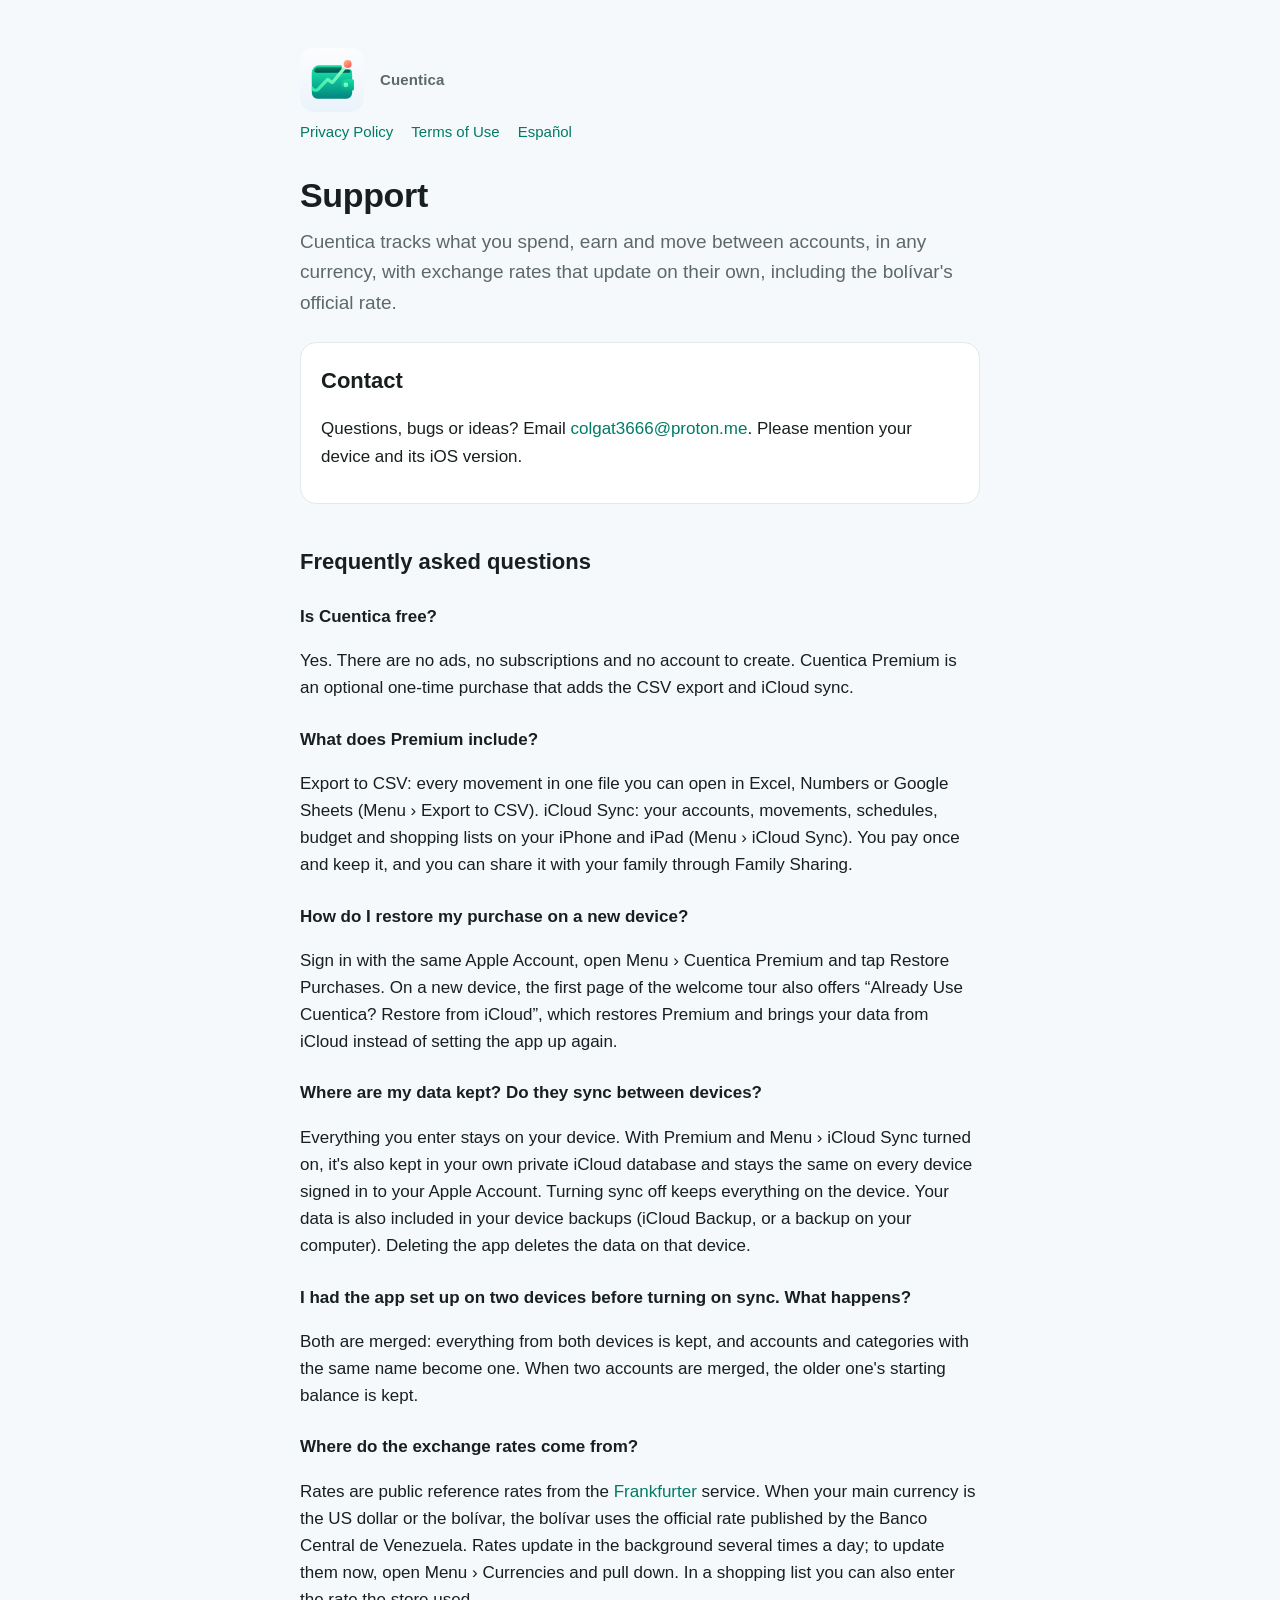
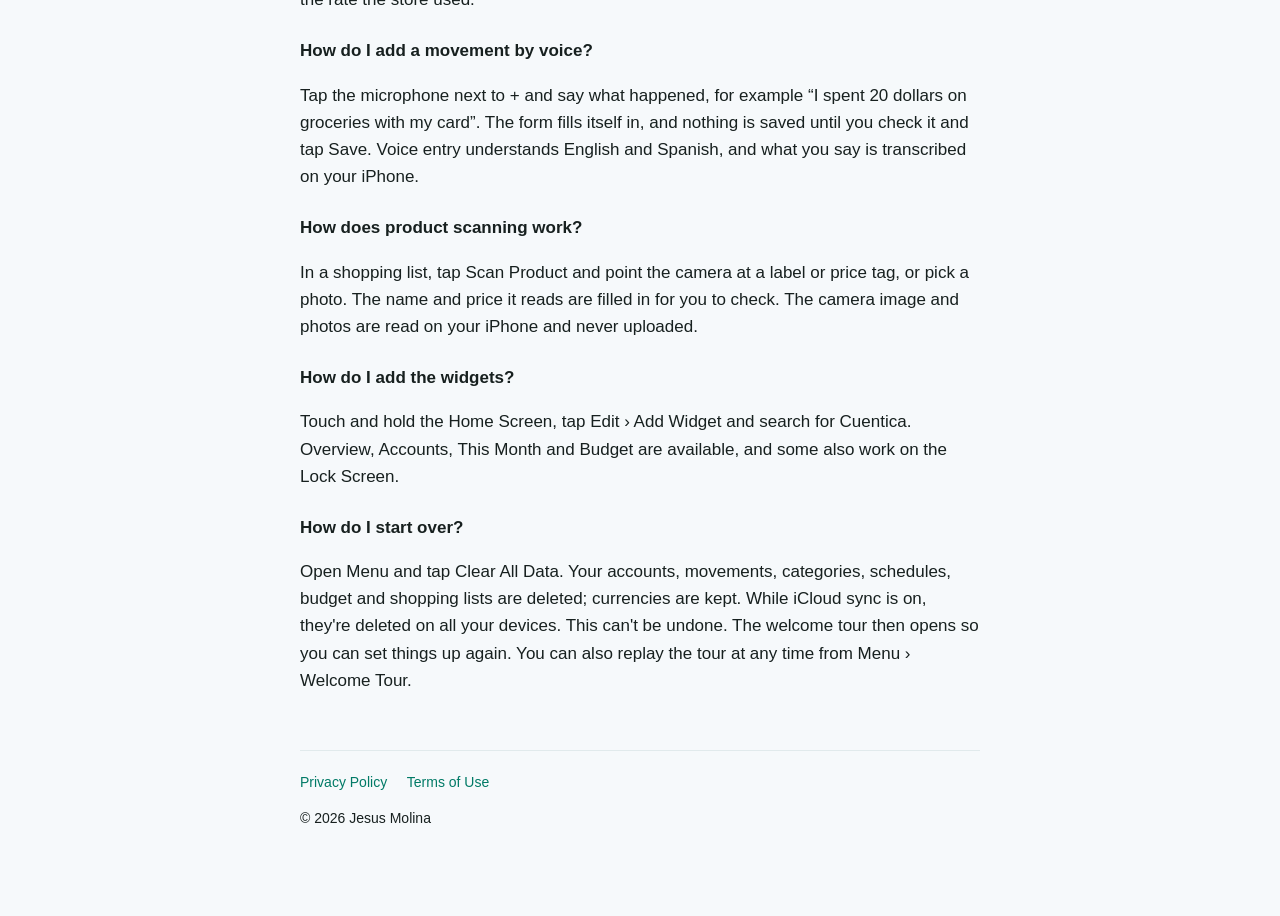
<file: index.html>
<!doctype html>
<html lang="en">
<head>
  <meta charset="utf-8">
  <meta name="viewport" content="width=device-width, initial-scale=1">
  <title>Cuentica Support</title>
  <meta name="description" content="Help and contact for Cuentica, a multi-currency expense tracker for iPhone and iPad.">
  <link rel="icon" href="logo.svg" type="image/svg+xml">
  <link rel="alternate" hreflang="es" href="es/">
  <link rel="stylesheet" href="style.css">
</head>
<body>
<main>
  <header>
    <img src="logo.svg" alt="">
    <span class="name">Cuentica</span>
  </header>
  <nav>
    <a href="privacy.html">Privacy Policy</a>
    <a href="https://www.apple.com/legal/internet-services/itunes/dev/stdeula/">Terms of Use</a>
    <a href="es/" hreflang="es" lang="es">Español</a>
  </nav>

  <h1>Support</h1>
  <p class="lede">Cuentica tracks what you spend, earn and move between accounts, in any currency, with exchange rates that update on their own, including the bolívar's official rate.</p>

  <div class="card">
    <h2>Contact</h2>
    <p>Questions, bugs or ideas? Email <a href="mailto:colgat3666@proton.me">colgat3666@proton.me</a>. Please mention your device and its iOS version.</p>
  </div>

  <h2>Frequently asked questions</h2>

  <h3>Is Cuentica free?</h3>
  <p>Yes. There are no ads, no subscriptions and no account to create. Cuentica Premium is an optional one-time purchase that adds the CSV export and iCloud sync.</p>

  <h3>What does Premium include?</h3>
  <p>Export to CSV: every movement in one file you can open in Excel, Numbers or Google Sheets (Menu › Export to CSV). iCloud Sync: your accounts, movements, schedules, budget and shopping lists on your iPhone and iPad (Menu › iCloud Sync). You pay once and keep it, and you can share it with your family through Family Sharing.</p>

  <h3>How do I restore my purchase on a new device?</h3>
  <p>Sign in with the same Apple Account, open Menu › Cuentica Premium and tap Restore Purchases. On a new device, the first page of the welcome tour also offers “Already Use Cuentica? Restore from iCloud”, which restores Premium and brings your data from iCloud instead of setting the app up again.</p>

  <h3>Where are my data kept? Do they sync between devices?</h3>
  <p>Everything you enter stays on your device. With Premium and Menu › iCloud Sync turned on, it's also kept in your own private iCloud database and stays the same on every device signed in to your Apple Account. Turning sync off keeps everything on the device. Your data is also included in your device backups (iCloud Backup, or a backup on your computer). Deleting the app deletes the data on that device.</p>

  <h3>I had the app set up on two devices before turning on sync. What happens?</h3>
  <p>Both are merged: everything from both devices is kept, and accounts and categories with the same name become one. When two accounts are merged, the older one's starting balance is kept.</p>

  <h3>Where do the exchange rates come from?</h3>
  <p>Rates are public reference rates from the <a href="https://frankfurter.dev">Frankfurter</a> service. When your main currency is the US dollar or the bolívar, the bolívar uses the official rate published by the Banco Central de Venezuela. Rates update in the background several times a day; to update them now, open Menu › Currencies and pull down. In a shopping list you can also enter the rate the store used.</p>

  <h3>How do I add a movement by voice?</h3>
  <p>Tap the microphone next to + and say what happened, for example “I spent 20 dollars on groceries with my card”. The form fills itself in, and nothing is saved until you check it and tap Save. Voice entry understands English and Spanish, and what you say is transcribed on your iPhone.</p>

  <h3>How does product scanning work?</h3>
  <p>In a shopping list, tap Scan Product and point the camera at a label or price tag, or pick a photo. The name and price it reads are filled in for you to check. The camera image and photos are read on your iPhone and never uploaded.</p>

  <h3>How do I add the widgets?</h3>
  <p>Touch and hold the Home Screen, tap Edit › Add Widget and search for Cuentica. Overview, Accounts, This Month and Budget are available, and some also work on the Lock Screen.</p>

  <h3>How do I start over?</h3>
  <p>Open Menu and tap Clear All Data. Your accounts, movements, categories, schedules, budget and shopping lists are deleted; currencies are kept. While iCloud sync is on, they're deleted on all your devices. This can't be undone. The welcome tour then opens so you can set things up again. You can also replay the tour at any time from Menu › Welcome Tour.</p>

  <footer>
    <a href="privacy.html">Privacy Policy</a>
    <a href="https://www.apple.com/legal/internet-services/itunes/dev/stdeula/">Terms of Use</a>
    <p>© 2026 Jesus Molina</p>
  </footer>
</main>
</body>
</html>
</file>
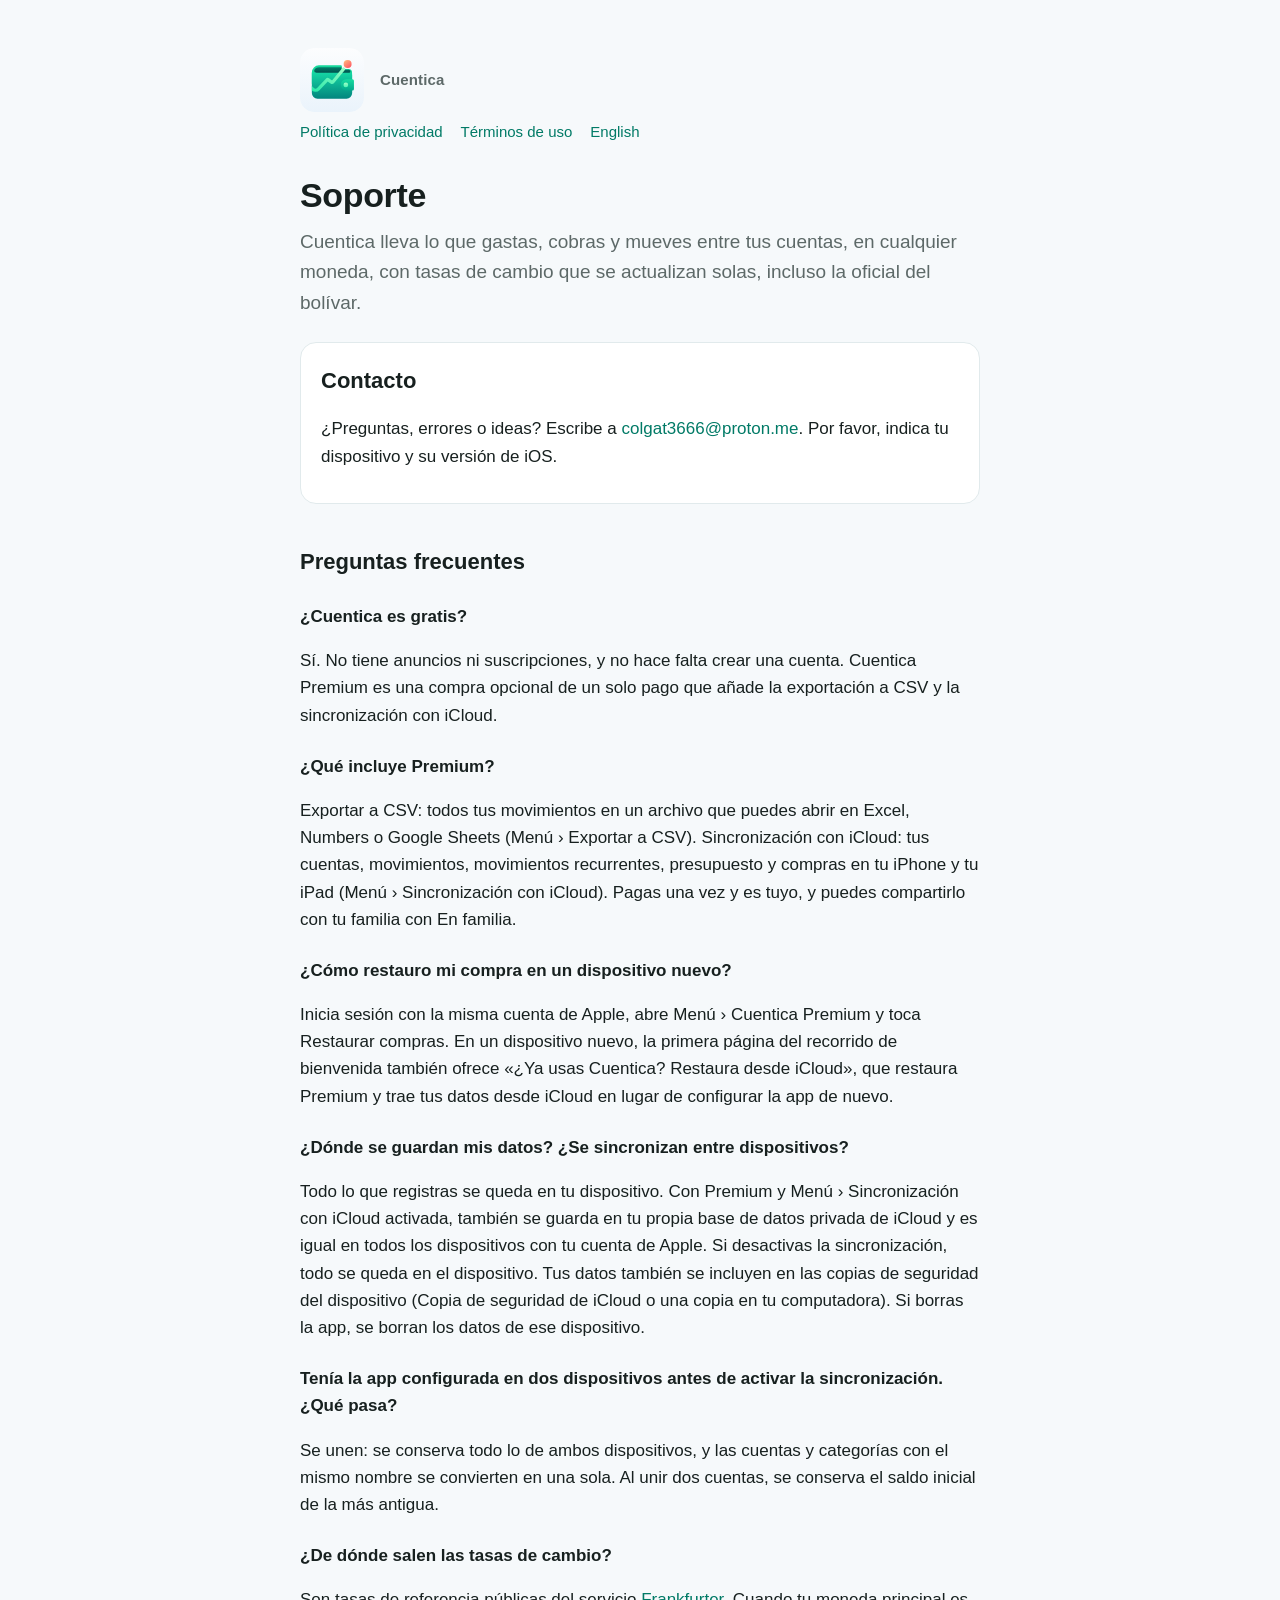
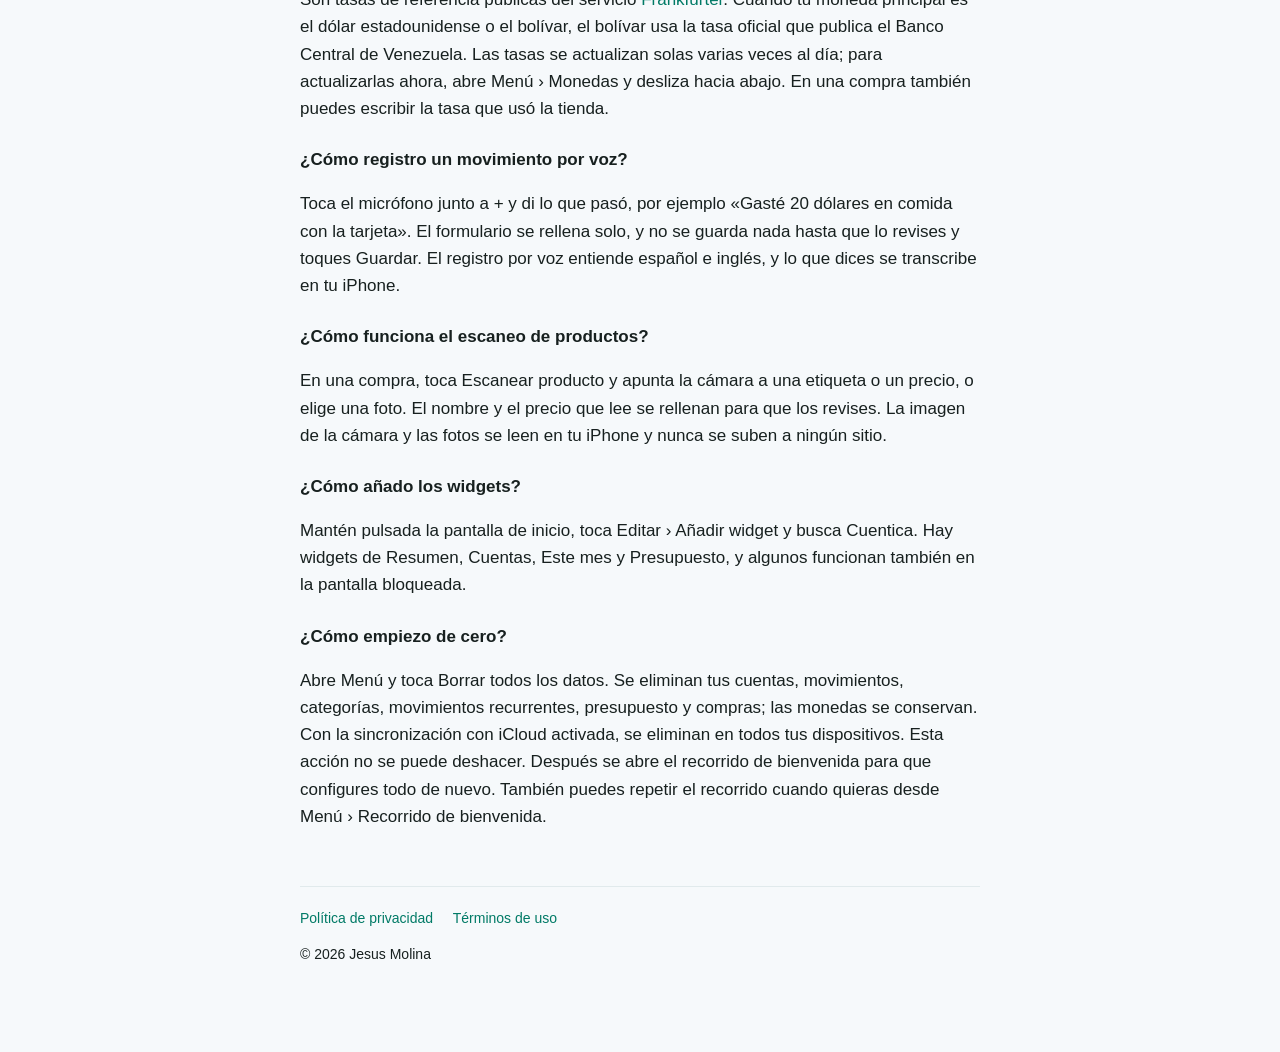
<file: es/index.html>
<!doctype html>
<html lang="es">
<head>
  <meta charset="utf-8">
  <meta name="viewport" content="width=device-width, initial-scale=1">
  <title>Soporte de Cuentica</title>
  <meta name="description" content="Ayuda y contacto de Cuentica, para llevar tus gastos en varias monedas en el iPhone y el iPad.">
  <link rel="icon" href="../logo.svg" type="image/svg+xml">
  <link rel="alternate" hreflang="en" href="../">
  <link rel="stylesheet" href="../style.css">
</head>
<body>
<main>
  <header>
    <img src="../logo.svg" alt="">
    <span class="name">Cuentica</span>
  </header>
  <nav>
    <a href="privacy.html">Política de privacidad</a>
    <a href="https://www.apple.com/legal/internet-services/itunes/dev/stdeula/">Términos de uso</a>
    <a href="../" hreflang="en" lang="en">English</a>
  </nav>

  <h1>Soporte</h1>
  <p class="lede">Cuentica lleva lo que gastas, cobras y mueves entre tus cuentas, en cualquier moneda, con tasas de cambio que se actualizan solas, incluso la oficial del bolívar.</p>

  <div class="card">
    <h2>Contacto</h2>
    <p>¿Preguntas, errores o ideas? Escribe a <a href="mailto:colgat3666@proton.me">colgat3666@proton.me</a>. Por favor, indica tu dispositivo y su versión de iOS.</p>
  </div>

  <h2>Preguntas frecuentes</h2>

  <h3>¿Cuentica es gratis?</h3>
  <p>Sí. No tiene anuncios ni suscripciones, y no hace falta crear una cuenta. Cuentica Premium es una compra opcional de un solo pago que añade la exportación a CSV y la sincronización con iCloud.</p>

  <h3>¿Qué incluye Premium?</h3>
  <p>Exportar a CSV: todos tus movimientos en un archivo que puedes abrir en Excel, Numbers o Google Sheets (Menú › Exportar a CSV). Sincronización con iCloud: tus cuentas, movimientos, movimientos recurrentes, presupuesto y compras en tu iPhone y tu iPad (Menú › Sincronización con iCloud). Pagas una vez y es tuyo, y puedes compartirlo con tu familia con En familia.</p>

  <h3>¿Cómo restauro mi compra en un dispositivo nuevo?</h3>
  <p>Inicia sesión con la misma cuenta de Apple, abre Menú › Cuentica Premium y toca Restaurar compras. En un dispositivo nuevo, la primera página del recorrido de bienvenida también ofrece «¿Ya usas Cuentica? Restaura desde iCloud», que restaura Premium y trae tus datos desde iCloud en lugar de configurar la app de nuevo.</p>

  <h3>¿Dónde se guardan mis datos? ¿Se sincronizan entre dispositivos?</h3>
  <p>Todo lo que registras se queda en tu dispositivo. Con Premium y Menú › Sincronización con iCloud activada, también se guarda en tu propia base de datos privada de iCloud y es igual en todos los dispositivos con tu cuenta de Apple. Si desactivas la sincronización, todo se queda en el dispositivo. Tus datos también se incluyen en las copias de seguridad del dispositivo (Copia de seguridad de iCloud o una copia en tu computadora). Si borras la app, se borran los datos de ese dispositivo.</p>

  <h3>Tenía la app configurada en dos dispositivos antes de activar la sincronización. ¿Qué pasa?</h3>
  <p>Se unen: se conserva todo lo de ambos dispositivos, y las cuentas y categorías con el mismo nombre se convierten en una sola. Al unir dos cuentas, se conserva el saldo inicial de la más antigua.</p>

  <h3>¿De dónde salen las tasas de cambio?</h3>
  <p>Son tasas de referencia públicas del servicio <a href="https://frankfurter.dev">Frankfurter</a>. Cuando tu moneda principal es el dólar estadounidense o el bolívar, el bolívar usa la tasa oficial que publica el Banco Central de Venezuela. Las tasas se actualizan solas varias veces al día; para actualizarlas ahora, abre Menú › Monedas y desliza hacia abajo. En una compra también puedes escribir la tasa que usó la tienda.</p>

  <h3>¿Cómo registro un movimiento por voz?</h3>
  <p>Toca el micrófono junto a + y di lo que pasó, por ejemplo «Gasté 20 dólares en comida con la tarjeta». El formulario se rellena solo, y no se guarda nada hasta que lo revises y toques Guardar. El registro por voz entiende español e inglés, y lo que dices se transcribe en tu iPhone.</p>

  <h3>¿Cómo funciona el escaneo de productos?</h3>
  <p>En una compra, toca Escanear producto y apunta la cámara a una etiqueta o un precio, o elige una foto. El nombre y el precio que lee se rellenan para que los revises. La imagen de la cámara y las fotos se leen en tu iPhone y nunca se suben a ningún sitio.</p>

  <h3>¿Cómo añado los widgets?</h3>
  <p>Mantén pulsada la pantalla de inicio, toca Editar › Añadir widget y busca Cuentica. Hay widgets de Resumen, Cuentas, Este mes y Presupuesto, y algunos funcionan también en la pantalla bloqueada.</p>

  <h3>¿Cómo empiezo de cero?</h3>
  <p>Abre Menú y toca Borrar todos los datos. Se eliminan tus cuentas, movimientos, categorías, movimientos recurrentes, presupuesto y compras; las monedas se conservan. Con la sincronización con iCloud activada, se eliminan en todos tus dispositivos. Esta acción no se puede deshacer. Después se abre el recorrido de bienvenida para que configures todo de nuevo. También puedes repetir el recorrido cuando quieras desde Menú › Recorrido de bienvenida.</p>

  <footer>
    <a href="privacy.html">Política de privacidad</a>
    <a href="https://www.apple.com/legal/internet-services/itunes/dev/stdeula/">Términos de uso</a>
    <p>© 2026 Jesus Molina</p>
  </footer>
</main>
</body>
</html>
</file>
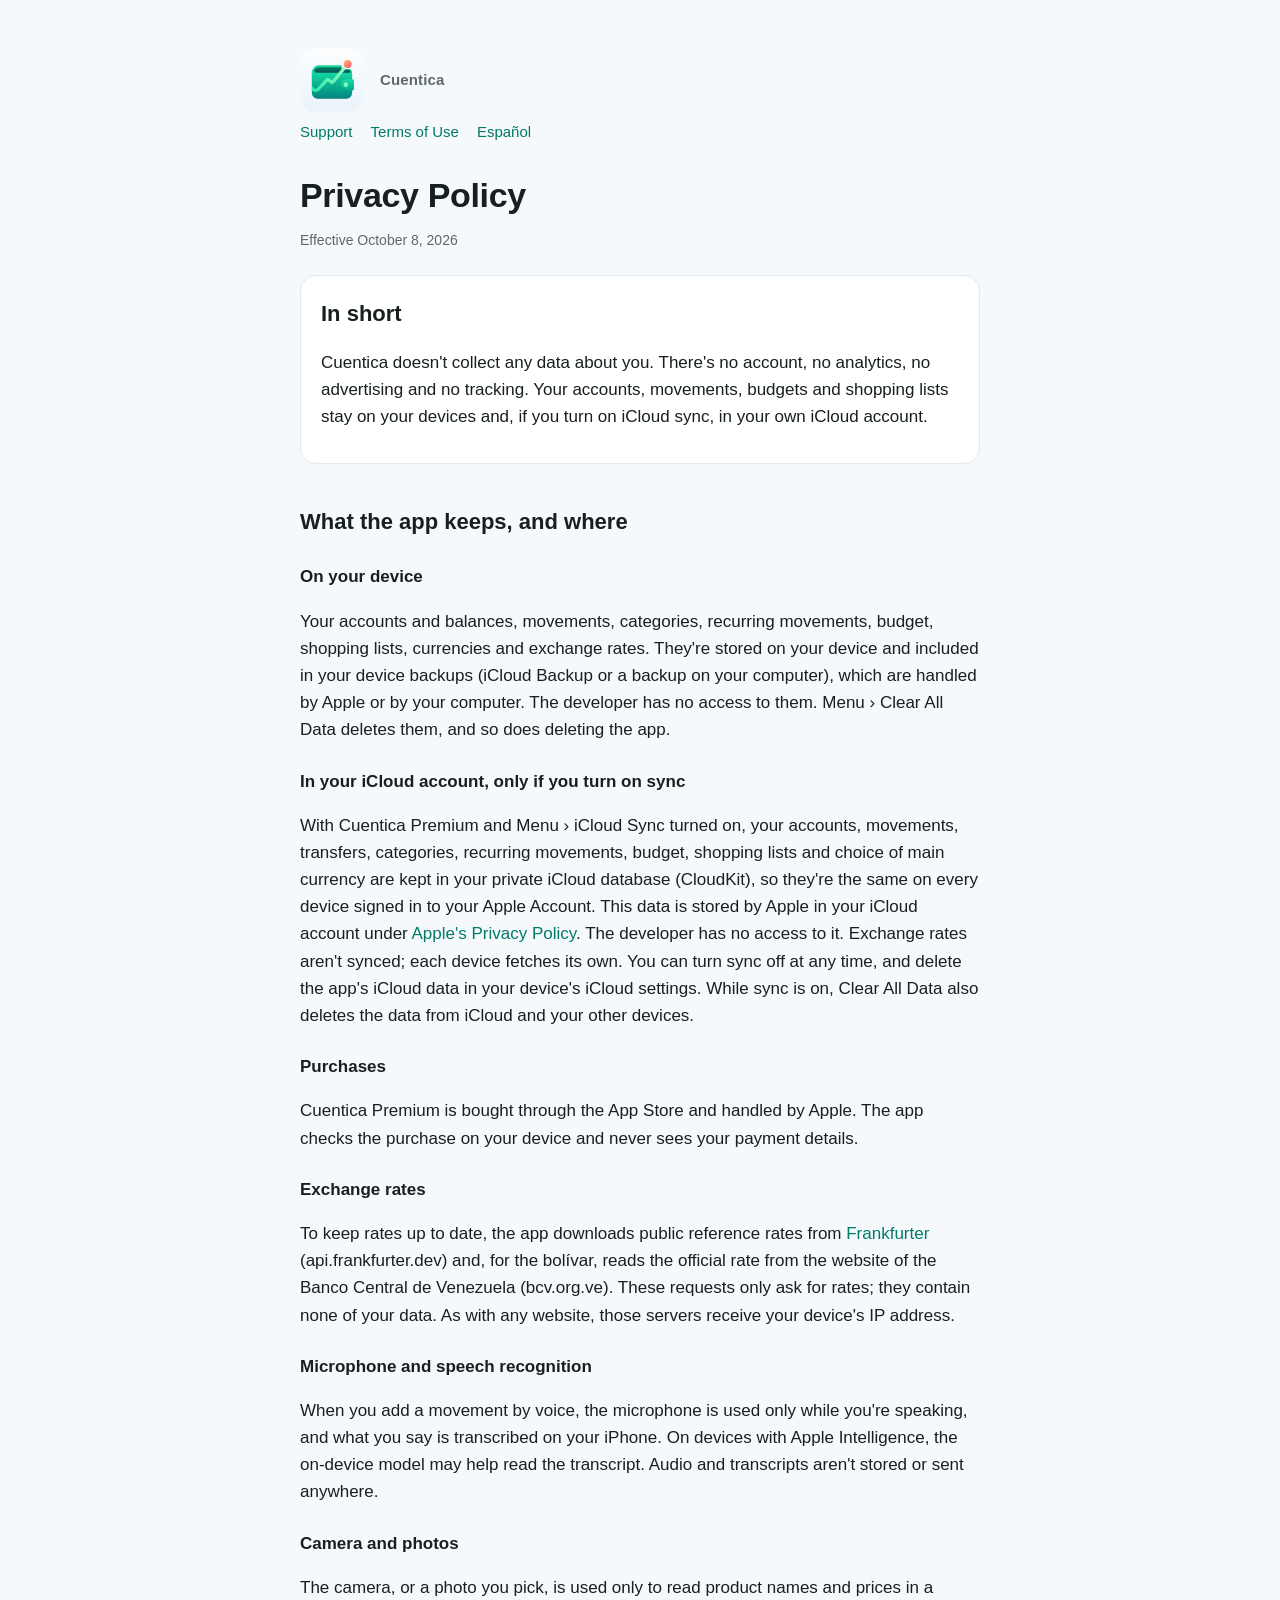
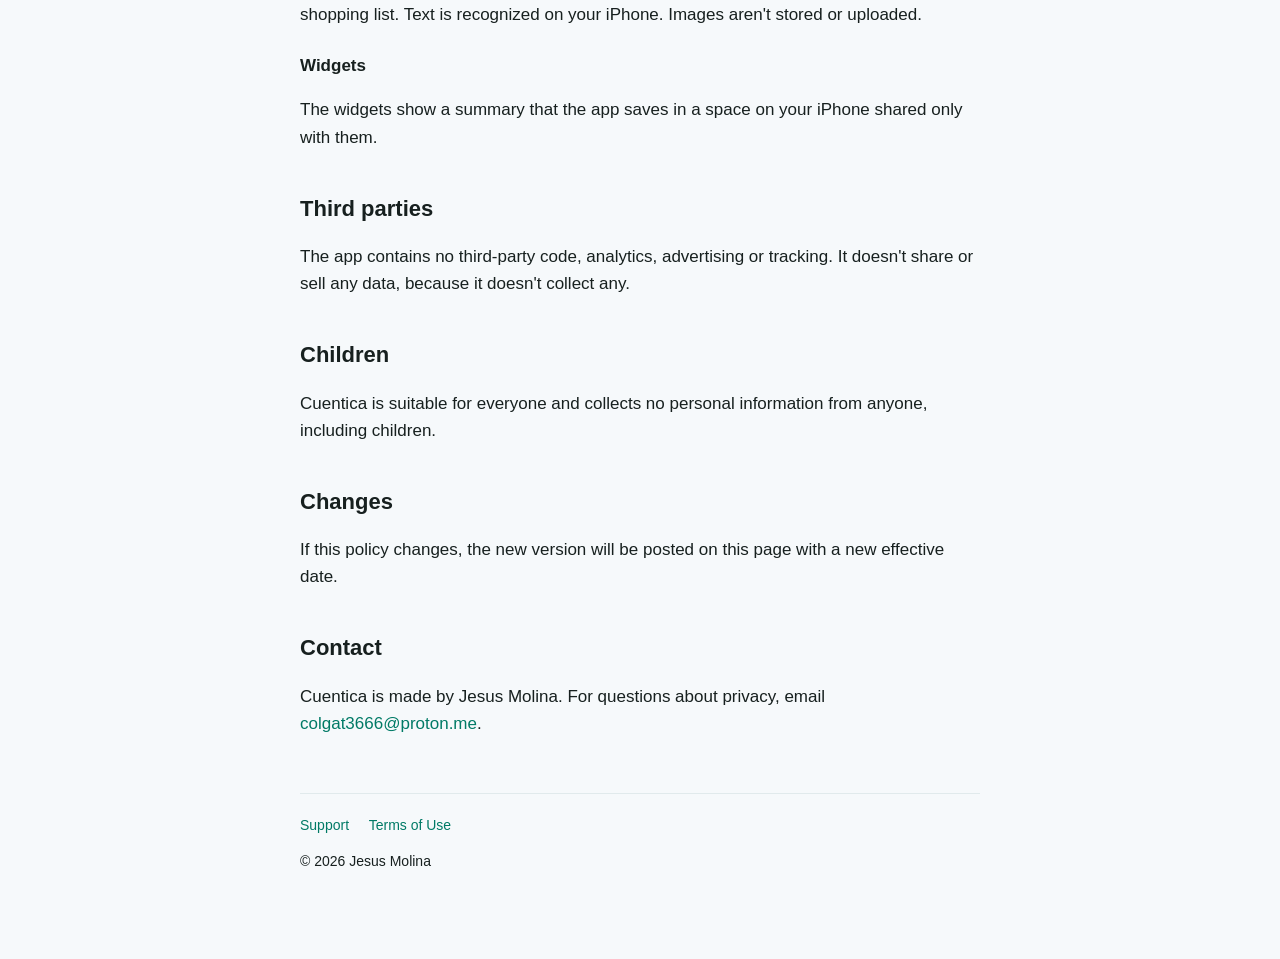
<file: privacy.html>
<!doctype html>
<html lang="en">
<head>
  <meta charset="utf-8">
  <meta name="viewport" content="width=device-width, initial-scale=1">
  <title>Cuentica Privacy Policy</title>
  <meta name="description" content="Cuentica doesn't collect your data.">
  <link rel="icon" href="logo.svg" type="image/svg+xml">
  <link rel="alternate" hreflang="es" href="es/privacy.html">
  <link rel="stylesheet" href="style.css">
</head>
<body>
<main>
  <header>
    <img src="logo.svg" alt="">
    <span class="name">Cuentica</span>
  </header>
  <nav>
    <a href="./">Support</a>
    <a href="https://www.apple.com/legal/internet-services/itunes/dev/stdeula/">Terms of Use</a>
    <a href="es/privacy.html" hreflang="es" lang="es">Español</a>
  </nav>

  <h1>Privacy Policy</h1>
  <p class="updated">Effective October 8, 2026</p>

  <div class="card">
    <h2>In short</h2>
    <p>Cuentica doesn't collect any data about you. There's no account, no analytics, no advertising and no tracking. Your accounts, movements, budgets and shopping lists stay on your devices and, if you turn on iCloud sync, in your own iCloud account.</p>
  </div>

  <h2>What the app keeps, and where</h2>
  <h3>On your device</h3>
  <p>Your accounts and balances, movements, categories, recurring movements, budget, shopping lists, currencies and exchange rates. They're stored on your device and included in your device backups (iCloud Backup or a backup on your computer), which are handled by Apple or by your computer. The developer has no access to them. Menu › Clear All Data deletes them, and so does deleting the app.</p>

  <h3>In your iCloud account, only if you turn on sync</h3>
  <p>With Cuentica Premium and Menu › iCloud Sync turned on, your accounts, movements, transfers, categories, recurring movements, budget, shopping lists and choice of main currency are kept in your private iCloud database (CloudKit), so they're the same on every device signed in to your Apple Account. This data is stored by Apple in your iCloud account under <a href="https://www.apple.com/legal/privacy/">Apple's Privacy Policy</a>. The developer has no access to it. Exchange rates aren't synced; each device fetches its own. You can turn sync off at any time, and delete the app's iCloud data in your device's iCloud settings. While sync is on, Clear All Data also deletes the data from iCloud and your other devices.</p>

  <h3>Purchases</h3>
  <p>Cuentica Premium is bought through the App Store and handled by Apple. The app checks the purchase on your device and never sees your payment details.</p>

  <h3>Exchange rates</h3>
  <p>To keep rates up to date, the app downloads public reference rates from <a href="https://frankfurter.dev">Frankfurter</a> (api.frankfurter.dev) and, for the bolívar, reads the official rate from the website of the Banco Central de Venezuela (bcv.org.ve). These requests only ask for rates; they contain none of your data. As with any website, those servers receive your device's IP address.</p>

  <h3>Microphone and speech recognition</h3>
  <p>When you add a movement by voice, the microphone is used only while you're speaking, and what you say is transcribed on your iPhone. On devices with Apple Intelligence, the on-device model may help read the transcript. Audio and transcripts aren't stored or sent anywhere.</p>

  <h3>Camera and photos</h3>
  <p>The camera, or a photo you pick, is used only to read product names and prices in a shopping list. Text is recognized on your iPhone. Images aren't stored or uploaded.</p>

  <h3>Widgets</h3>
  <p>The widgets show a summary that the app saves in a space on your iPhone shared only with them.</p>

  <h2>Third parties</h2>
  <p>The app contains no third-party code, analytics, advertising or tracking. It doesn't share or sell any data, because it doesn't collect any.</p>

  <h2>Children</h2>
  <p>Cuentica is suitable for everyone and collects no personal information from anyone, including children.</p>

  <h2>Changes</h2>
  <p>If this policy changes, the new version will be posted on this page with a new effective date.</p>

  <h2>Contact</h2>
  <p>Cuentica is made by Jesus Molina. For questions about privacy, email <a href="mailto:colgat3666@proton.me">colgat3666@proton.me</a>.</p>

  <footer>
    <a href="./">Support</a>
    <a href="https://www.apple.com/legal/internet-services/itunes/dev/stdeula/">Terms of Use</a>
    <p>© 2026 Jesus Molina</p>
  </footer>
</main>
</body>
</html>
</file>
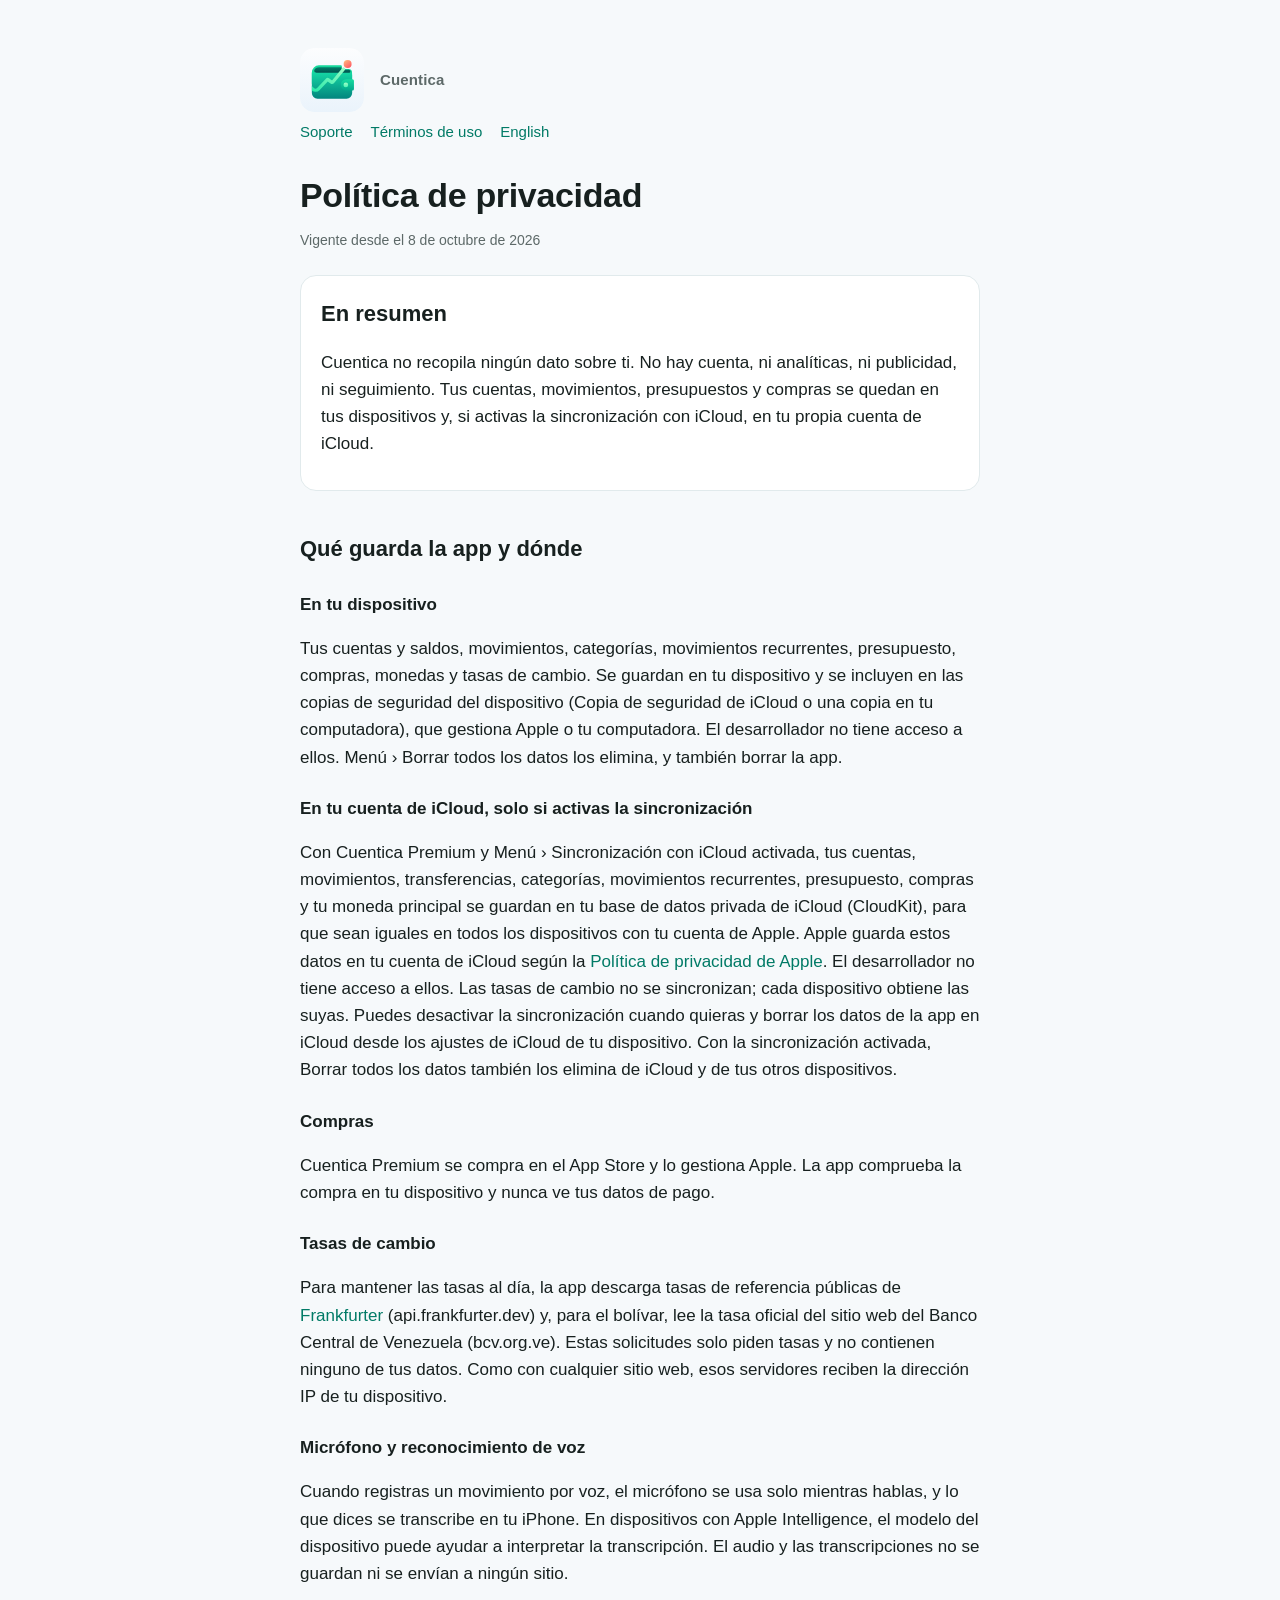
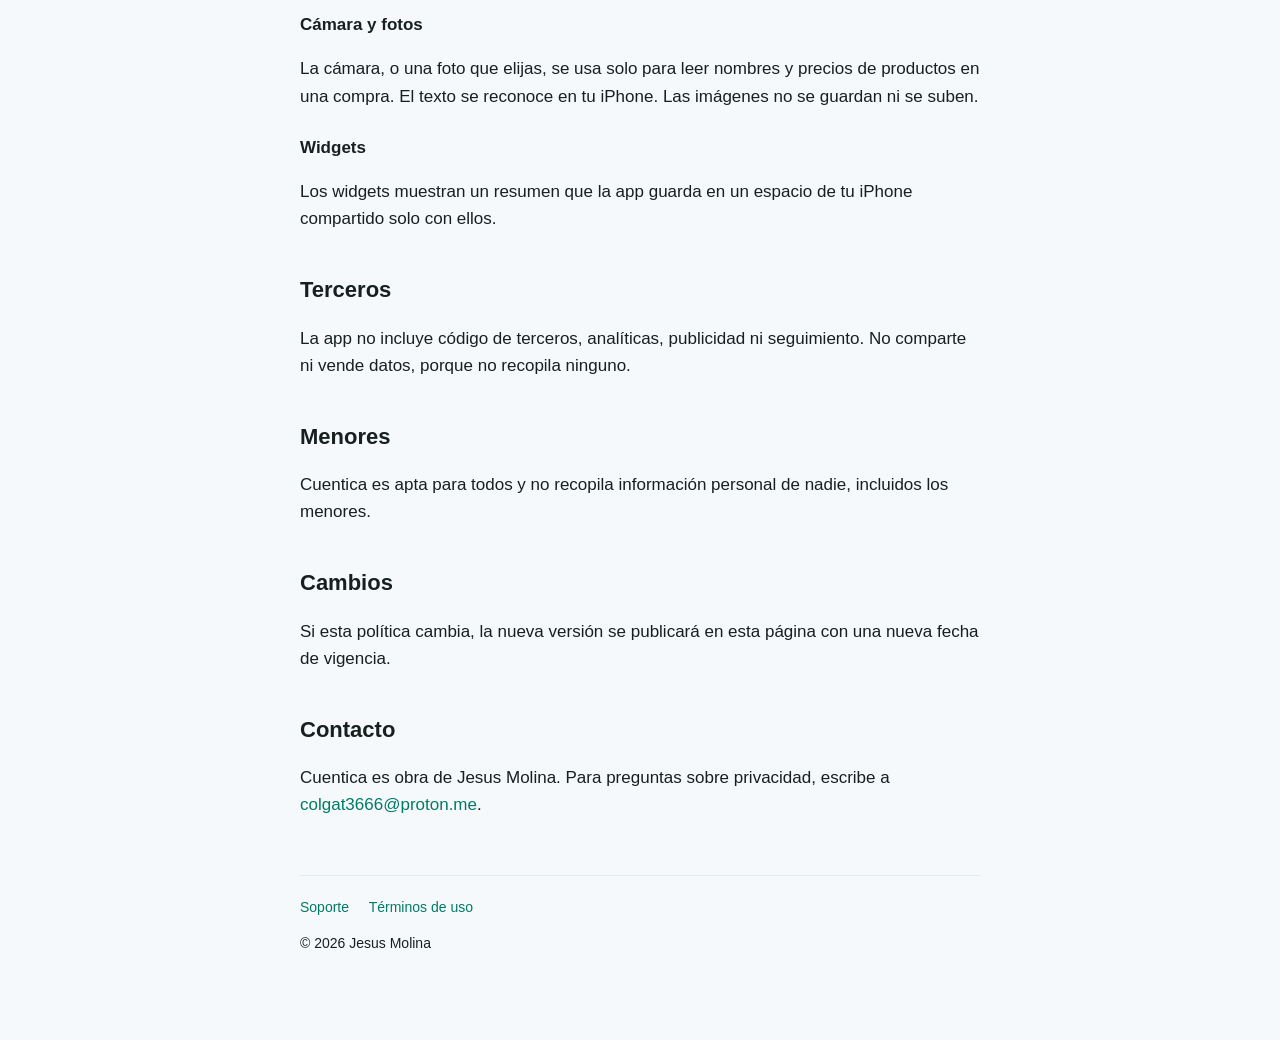
<file: es/privacy.html>
<!doctype html>
<html lang="es">
<head>
  <meta charset="utf-8">
  <meta name="viewport" content="width=device-width, initial-scale=1">
  <title>Política de privacidad de Cuentica</title>
  <meta name="description" content="Cuentica no recopila tus datos.">
  <link rel="icon" href="../logo.svg" type="image/svg+xml">
  <link rel="alternate" hreflang="en" href="../privacy.html">
  <link rel="stylesheet" href="../style.css">
</head>
<body>
<main>
  <header>
    <img src="../logo.svg" alt="">
    <span class="name">Cuentica</span>
  </header>
  <nav>
    <a href="./">Soporte</a>
    <a href="https://www.apple.com/legal/internet-services/itunes/dev/stdeula/">Términos de uso</a>
    <a href="../privacy.html" hreflang="en" lang="en">English</a>
  </nav>

  <h1>Política de privacidad</h1>
  <p class="updated">Vigente desde el 8 de octubre de 2026</p>

  <div class="card">
    <h2>En resumen</h2>
    <p>Cuentica no recopila ningún dato sobre ti. No hay cuenta, ni analíticas, ni publicidad, ni seguimiento. Tus cuentas, movimientos, presupuestos y compras se quedan en tus dispositivos y, si activas la sincronización con iCloud, en tu propia cuenta de iCloud.</p>
  </div>

  <h2>Qué guarda la app y dónde</h2>
  <h3>En tu dispositivo</h3>
  <p>Tus cuentas y saldos, movimientos, categorías, movimientos recurrentes, presupuesto, compras, monedas y tasas de cambio. Se guardan en tu dispositivo y se incluyen en las copias de seguridad del dispositivo (Copia de seguridad de iCloud o una copia en tu computadora), que gestiona Apple o tu computadora. El desarrollador no tiene acceso a ellos. Menú › Borrar todos los datos los elimina, y también borrar la app.</p>

  <h3>En tu cuenta de iCloud, solo si activas la sincronización</h3>
  <p>Con Cuentica Premium y Menú › Sincronización con iCloud activada, tus cuentas, movimientos, transferencias, categorías, movimientos recurrentes, presupuesto, compras y tu moneda principal se guardan en tu base de datos privada de iCloud (CloudKit), para que sean iguales en todos los dispositivos con tu cuenta de Apple. Apple guarda estos datos en tu cuenta de iCloud según la <a href="https://www.apple.com/legal/privacy/es/">Política de privacidad de Apple</a>. El desarrollador no tiene acceso a ellos. Las tasas de cambio no se sincronizan; cada dispositivo obtiene las suyas. Puedes desactivar la sincronización cuando quieras y borrar los datos de la app en iCloud desde los ajustes de iCloud de tu dispositivo. Con la sincronización activada, Borrar todos los datos también los elimina de iCloud y de tus otros dispositivos.</p>

  <h3>Compras</h3>
  <p>Cuentica Premium se compra en el App Store y lo gestiona Apple. La app comprueba la compra en tu dispositivo y nunca ve tus datos de pago.</p>

  <h3>Tasas de cambio</h3>
  <p>Para mantener las tasas al día, la app descarga tasas de referencia públicas de <a href="https://frankfurter.dev">Frankfurter</a> (api.frankfurter.dev) y, para el bolívar, lee la tasa oficial del sitio web del Banco Central de Venezuela (bcv.org.ve). Estas solicitudes solo piden tasas y no contienen ninguno de tus datos. Como con cualquier sitio web, esos servidores reciben la dirección IP de tu dispositivo.</p>

  <h3>Micrófono y reconocimiento de voz</h3>
  <p>Cuando registras un movimiento por voz, el micrófono se usa solo mientras hablas, y lo que dices se transcribe en tu iPhone. En dispositivos con Apple Intelligence, el modelo del dispositivo puede ayudar a interpretar la transcripción. El audio y las transcripciones no se guardan ni se envían a ningún sitio.</p>

  <h3>Cámara y fotos</h3>
  <p>La cámara, o una foto que elijas, se usa solo para leer nombres y precios de productos en una compra. El texto se reconoce en tu iPhone. Las imágenes no se guardan ni se suben.</p>

  <h3>Widgets</h3>
  <p>Los widgets muestran un resumen que la app guarda en un espacio de tu iPhone compartido solo con ellos.</p>

  <h2>Terceros</h2>
  <p>La app no incluye código de terceros, analíticas, publicidad ni seguimiento. No comparte ni vende datos, porque no recopila ninguno.</p>

  <h2>Menores</h2>
  <p>Cuentica es apta para todos y no recopila información personal de nadie, incluidos los menores.</p>

  <h2>Cambios</h2>
  <p>Si esta política cambia, la nueva versión se publicará en esta página con una nueva fecha de vigencia.</p>

  <h2>Contacto</h2>
  <p>Cuentica es obra de Jesus Molina. Para preguntas sobre privacidad, escribe a <a href="mailto:colgat3666@proton.me">colgat3666@proton.me</a>.</p>

  <footer>
    <a href="./">Soporte</a>
    <a href="https://www.apple.com/legal/internet-services/itunes/dev/stdeula/">Términos de uso</a>
    <p>© 2026 Jesus Molina</p>
  </footer>
</main>
</body>
</html>
</file>
<file: style.css>
:root {
  --bg: #f6f9fb;
  --surface: #ffffff;
  --text: #17201f;
  --muted: #5d6968;
  --line: #e1eaec;
  --accent: #017a66;
  color-scheme: light dark;
}
@media (prefers-color-scheme: dark) {
  :root {
    --bg: #0e1416;
    --surface: #172022;
    --text: #edf3f2;
    --muted: #9aa8a7;
    --line: #263234;
    --accent: #3fe0ac;
  }
}
* { box-sizing: border-box; }
html { -webkit-text-size-adjust: 100%; }
body {
  margin: 0;
  background: var(--bg);
  color: var(--text);
  font: 17px/1.6 -apple-system, BlinkMacSystemFont, "SF Pro Text", "Helvetica Neue", Arial, sans-serif;
}
main { max-width: 720px; margin: 0 auto; padding: 48px 20px 72px; }
header { display: flex; align-items: center; gap: 16px; margin-bottom: 8px; }
header img { width: 64px; height: 64px; border-radius: 14px; }
header .name { font-size: 15px; font-weight: 600; color: var(--muted); letter-spacing: .01em; }
nav { display: flex; flex-wrap: wrap; gap: 6px 18px; font-size: 15px; margin: 4px 0 32px; }
h1 { font-size: 34px; line-height: 1.15; margin: 0; letter-spacing: -.01em; }
h2 { font-size: 22px; margin: 40px 0 8px; }
h3 { font-size: 17px; margin: 24px 0 4px; }
p, li { color: var(--text); }
.lede { font-size: 19px; color: var(--muted); margin: 12px 0 0; }
.updated { font-size: 14px; color: var(--muted); }
a { color: var(--accent); text-decoration: none; }
a:hover { text-decoration: underline; }
.card {
  background: var(--surface);
  border: 1px solid var(--line);
  border-radius: 16px;
  padding: 4px 20px 16px;
  margin-top: 24px;
}
ul { padding-left: 22px; }
footer { margin-top: 56px; padding-top: 20px; border-top: 1px solid var(--line); font-size: 14px; color: var(--muted); }
footer a { margin-right: 16px; }
.card > h2:first-child { margin-top: 16px; }
</file>
